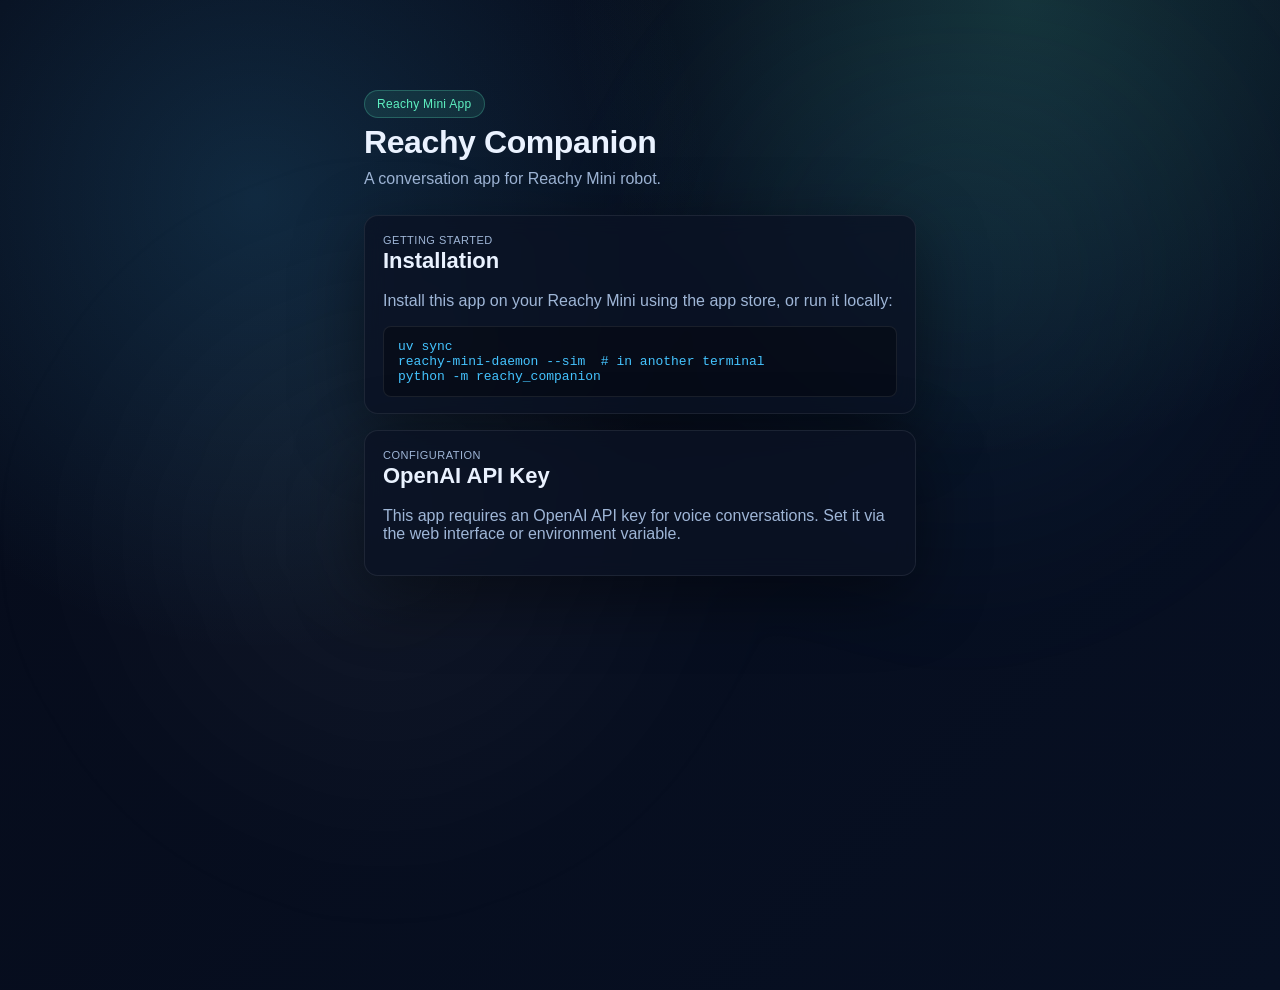
<file: reachy_companion/index.html>
<!doctype html>
<html lang="en">
  <head>
    <meta charset="utf-8" />
    <meta name="viewport" content="width=device-width, initial-scale=1" />
    <title>Reachy Companion</title>
    <link rel="stylesheet" href="style.css" />
  </head>
  <body>
    <div class="ambient"></div>
    <div class="container">
      <header class="hero">
        <div class="pill">Reachy Mini App</div>
        <h1>Reachy Companion</h1>
        <p class="subtitle">A conversation app for Reachy Mini robot.</p>
      </header>

      <div class="panel">
        <div class="panel-heading">
          <div>
            <p class="eyebrow">Getting Started</p>
            <h2>Installation</h2>
          </div>
        </div>
        <p class="muted">Install this app on your Reachy Mini using the app store, or run it locally:</p>
        <pre><code>uv sync
reachy-mini-daemon --sim  # in another terminal
python -m reachy_companion</code></pre>
      </div>

      <div class="panel">
        <div class="panel-heading">
          <div>
            <p class="eyebrow">Configuration</p>
            <h2>OpenAI API Key</h2>
          </div>
        </div>
        <p class="muted">This app requires an OpenAI API key for voice conversations. Set it via the web interface or environment variable.</p>
      </div>
    </div>
  </body>
</html>
</file>
<file: reachy_companion/style.css>
:root {
  --bg: #060b1a;
  --bg-2: #071023;
  --panel: rgba(11, 18, 36, 0.8);
  --border: rgba(255, 255, 255, 0.08);
  --text: #eaf2ff;
  --muted: #9fb6d7;
  --accent: #45c4ff;
  --accent-2: #5ef0c1;
  --shadow: 0 20px 70px rgba(0, 0, 0, 0.45);
}

* { box-sizing: border-box; }
body {
  margin: 0;
  min-height: 100vh;
  font-family: "Space Grotesk", "Inter", "Segoe UI", sans-serif;
  background: radial-gradient(circle at 20% 20%, rgba(69, 196, 255, 0.16), transparent 35%),
              radial-gradient(circle at 80% 0%, rgba(94, 240, 193, 0.16), transparent 32%),
              linear-gradient(135deg, var(--bg), var(--bg-2));
  color: var(--text);
}

.ambient {
  position: fixed;
  inset: 0;
  background: radial-gradient(circle at 30% 60%, rgba(255, 255, 255, 0.05), transparent 35%),
              radial-gradient(circle at 75% 30%, rgba(69, 196, 255, 0.08), transparent 32%);
  filter: blur(60px);
  z-index: 0;
  pointer-events: none;
}

.container {
  position: relative;
  max-width: 600px;
  margin: 10vh auto;
  padding: 0 24px 40px;
  z-index: 1;
}

.hero {
  margin-bottom: 24px;
}
.hero h1 {
  margin: 6px 0 6px;
  font-size: 32px;
  letter-spacing: -0.4px;
}
.subtitle {
  margin: 0;
  color: var(--muted);
  line-height: 1.5;
}
.pill {
  display: inline-flex;
  align-items: center;
  gap: 6px;
  padding: 6px 12px;
  border-radius: 999px;
  background: rgba(94, 240, 193, 0.1);
  color: var(--accent-2);
  font-size: 12px;
  letter-spacing: 0.3px;
  border: 1px solid rgba(94, 240, 193, 0.25);
}

.panel {
  background: var(--panel);
  border: 1px solid var(--border);
  border-radius: 14px;
  padding: 18px 18px 16px;
  box-shadow: var(--shadow);
  backdrop-filter: blur(10px);
  margin-top: 16px;
}
.panel-heading {
  display: flex;
  align-items: center;
  justify-content: space-between;
  gap: 12px;
  margin-bottom: 8px;
}
.panel-heading h2 {
  margin: 2px 0;
  font-size: 22px;
}
.eyebrow {
  margin: 0;
  text-transform: uppercase;
  font-size: 11px;
  letter-spacing: 0.5px;
  color: var(--muted);
}
.muted { color: var(--muted); }

pre {
  background: rgba(0, 0, 0, 0.3);
  border: 1px solid var(--border);
  border-radius: 8px;
  padding: 12px 14px;
  overflow-x: auto;
  margin: 12px 0 0;
}
code {
  font-family: "SF Mono", "Fira Code", monospace;
  font-size: 13px;
  color: var(--accent);
}

@media (max-width: 760px) {
  .hero h1 { font-size: 26px; }
}
</file>
